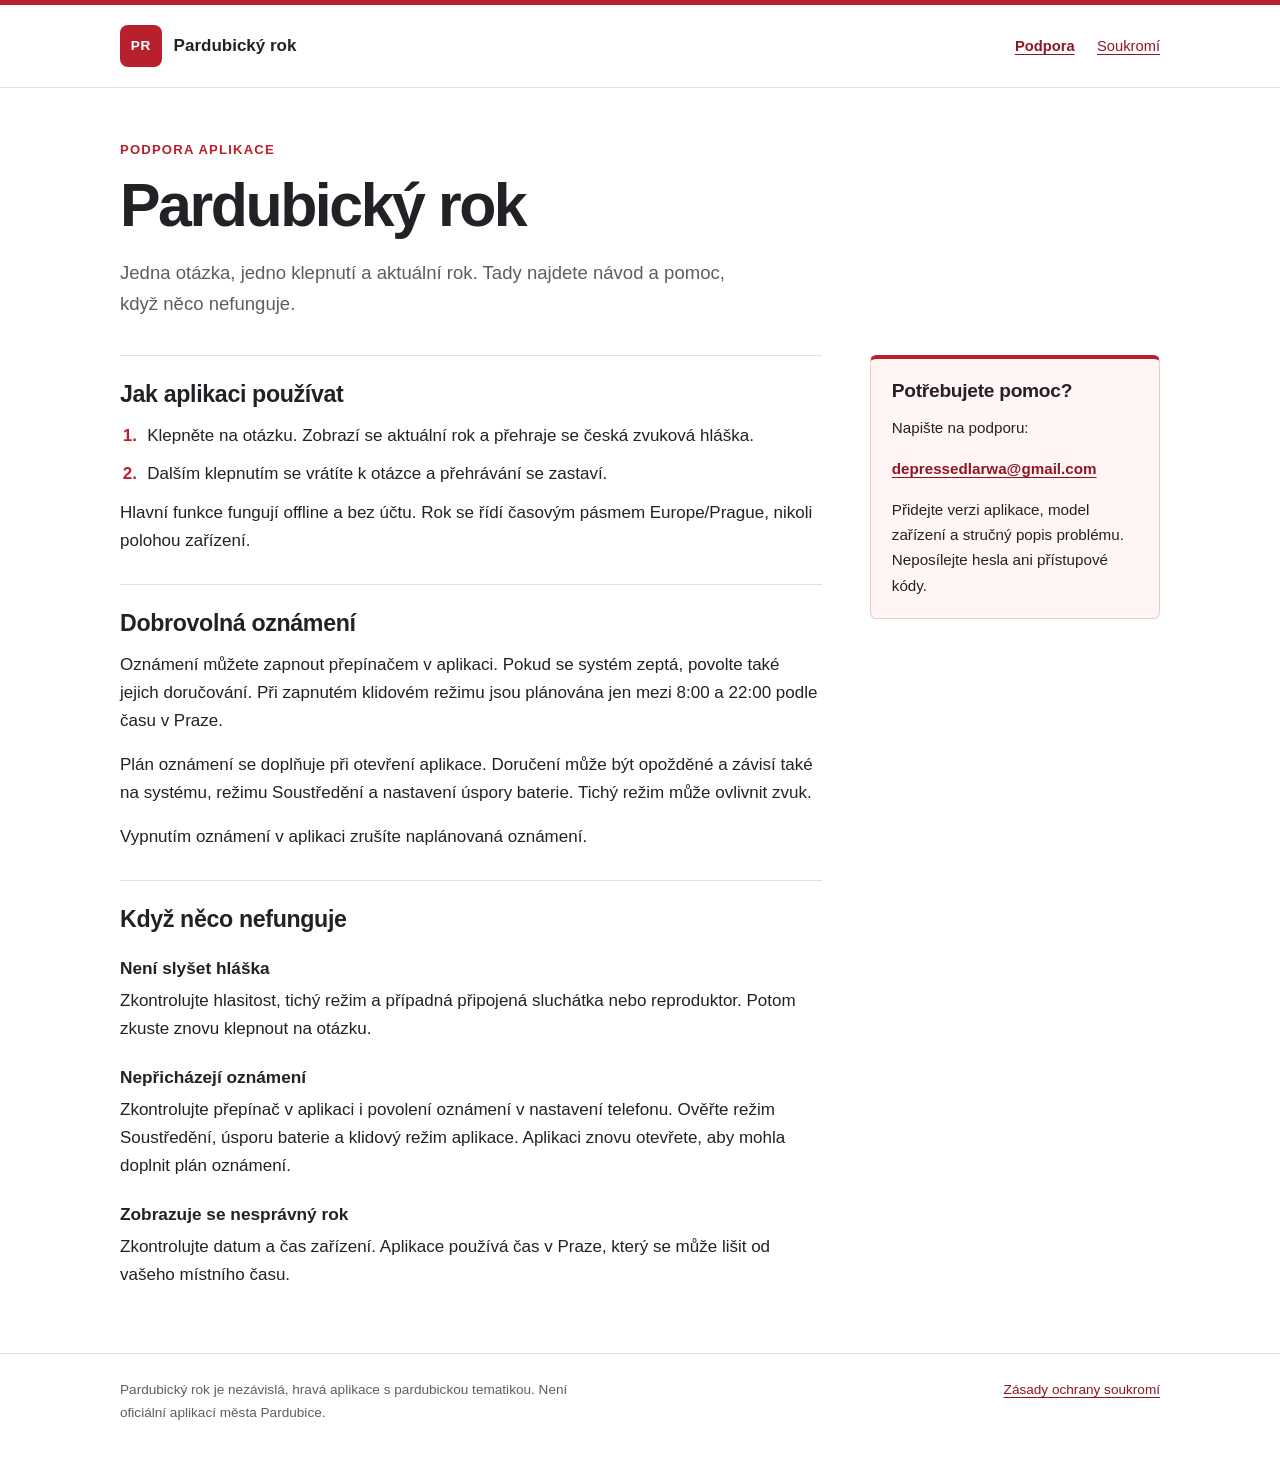
<file: index.html>
<!doctype html>
<html lang="cs">
<head>
  <meta charset="utf-8">
  <meta name="viewport" content="width=device-width, initial-scale=1">
  <meta name="description" content="Návod, pomoc s oznámeními a kontakt na podporu aplikace Pardubický rok.">
  <meta name="referrer" content="no-referrer">
  <meta http-equiv="Content-Security-Policy" content="default-src 'none'; style-src 'self'; img-src 'self'; base-uri 'none'; form-action 'none'">
  <title>Pardubický rok · Podpora</title>
  <link rel="stylesheet" href="styles.css">
</head>
<body>
  <a class="skip" href="#obsah">Přejít k obsahu</a>
  <header class="header">
    <div class="wrap header-row">
      <a class="brand" href="index.html"><span class="brand-mark" aria-hidden="true">PR</span><span>Pardubický rok</span></a>
      <nav aria-label="Hlavní navigace">
        <a href="index.html" aria-current="page">Podpora</a>
        <a href="privacy.html">Soukromí</a>
      </nav>
    </div>
  </header>
  <main id="obsah" class="wrap">
    <div class="intro">
      <p class="eyebrow">Podpora aplikace</p>
      <h1>Pardubický rok</h1>
      <p class="lead">Jedna otázka, jedno klepnutí a aktuální rok. Tady najdete návod a pomoc, když něco nefunguje.</p>
    </div>
    <div class="layout">
      <div class="content">
        <section class="section" aria-labelledby="pouziti">
          <h2 id="pouziti">Jak aplikaci používat</h2>
          <ol class="steps">
            <li>Klepněte na otázku. Zobrazí se aktuální rok a přehraje se česká zvuková hláška.</li>
            <li>Dalším klepnutím se vrátíte k otázce a přehrávání se zastaví.</li>
          </ol>
          <p>Hlavní funkce fungují offline a bez účtu. Rok se řídí časovým pásmem Europe/Prague, nikoli polohou zařízení.</p>
        </section>
        <section class="section" aria-labelledby="oznameni">
          <h2 id="oznameni">Dobrovolná oznámení</h2>
          <p>Oznámení můžete zapnout přepínačem v aplikaci. Pokud se systém zeptá, povolte také jejich doručování. Při zapnutém klidovém režimu jsou plánována jen mezi 8:00 a 22:00 podle času v Praze.</p>
          <p>Plán oznámení se doplňuje při otevření aplikace. Doručení může být opožděné a závisí také na systému, režimu Soustředění a nastavení úspory baterie. Tichý režim může ovlivnit zvuk.</p>
          <p>Vypnutím oznámení v aplikaci zrušíte naplánovaná oznámení.</p>
        </section>
        <section class="section" aria-labelledby="pomoc">
          <h2 id="pomoc">Když něco nefunguje</h2>
          <h3>Není slyšet hláška</h3>
          <p>Zkontrolujte hlasitost, tichý režim a případná připojená sluchátka nebo reproduktor. Potom zkuste znovu klepnout na otázku.</p>
          <h3>Nepřicházejí oznámení</h3>
          <p>Zkontrolujte přepínač v aplikaci i povolení oznámení v nastavení telefonu. Ověřte režim Soustředění, úsporu baterie a klidový režim aplikace. Aplikaci znovu otevřete, aby mohla doplnit plán oznámení.</p>
          <h3>Zobrazuje se nesprávný rok</h3>
          <p>Zkontrolujte datum a čas zařízení. Aplikace používá čas v Praze, který se může lišit od vašeho místního času.</p>
        </section>
      </div>
      <aside class="contact" aria-labelledby="kontakt">
        <h2 id="kontakt">Potřebujete pomoc?</h2>
        <p>Napište na podporu:</p>
        <p><a class="email" href="mailto:depressedlarwa@gmail.com">depressedlarwa@gmail.com</a></p>
        <p>Přidejte verzi aplikace, model zařízení a stručný popis problému. Neposílejte hesla ani přístupové kódy.</p>
      </aside>
    </div>
  </main>
  <footer class="footer">
    <div class="wrap footer-row">
      <p>Pardubický rok je nezávislá, hravá aplikace s pardubickou tematikou. Není oficiální aplikací města Pardubice.</p>
      <a href="privacy.html">Zásady ochrany soukromí</a>
    </div>
  </footer>
</body>
</html>
</file>
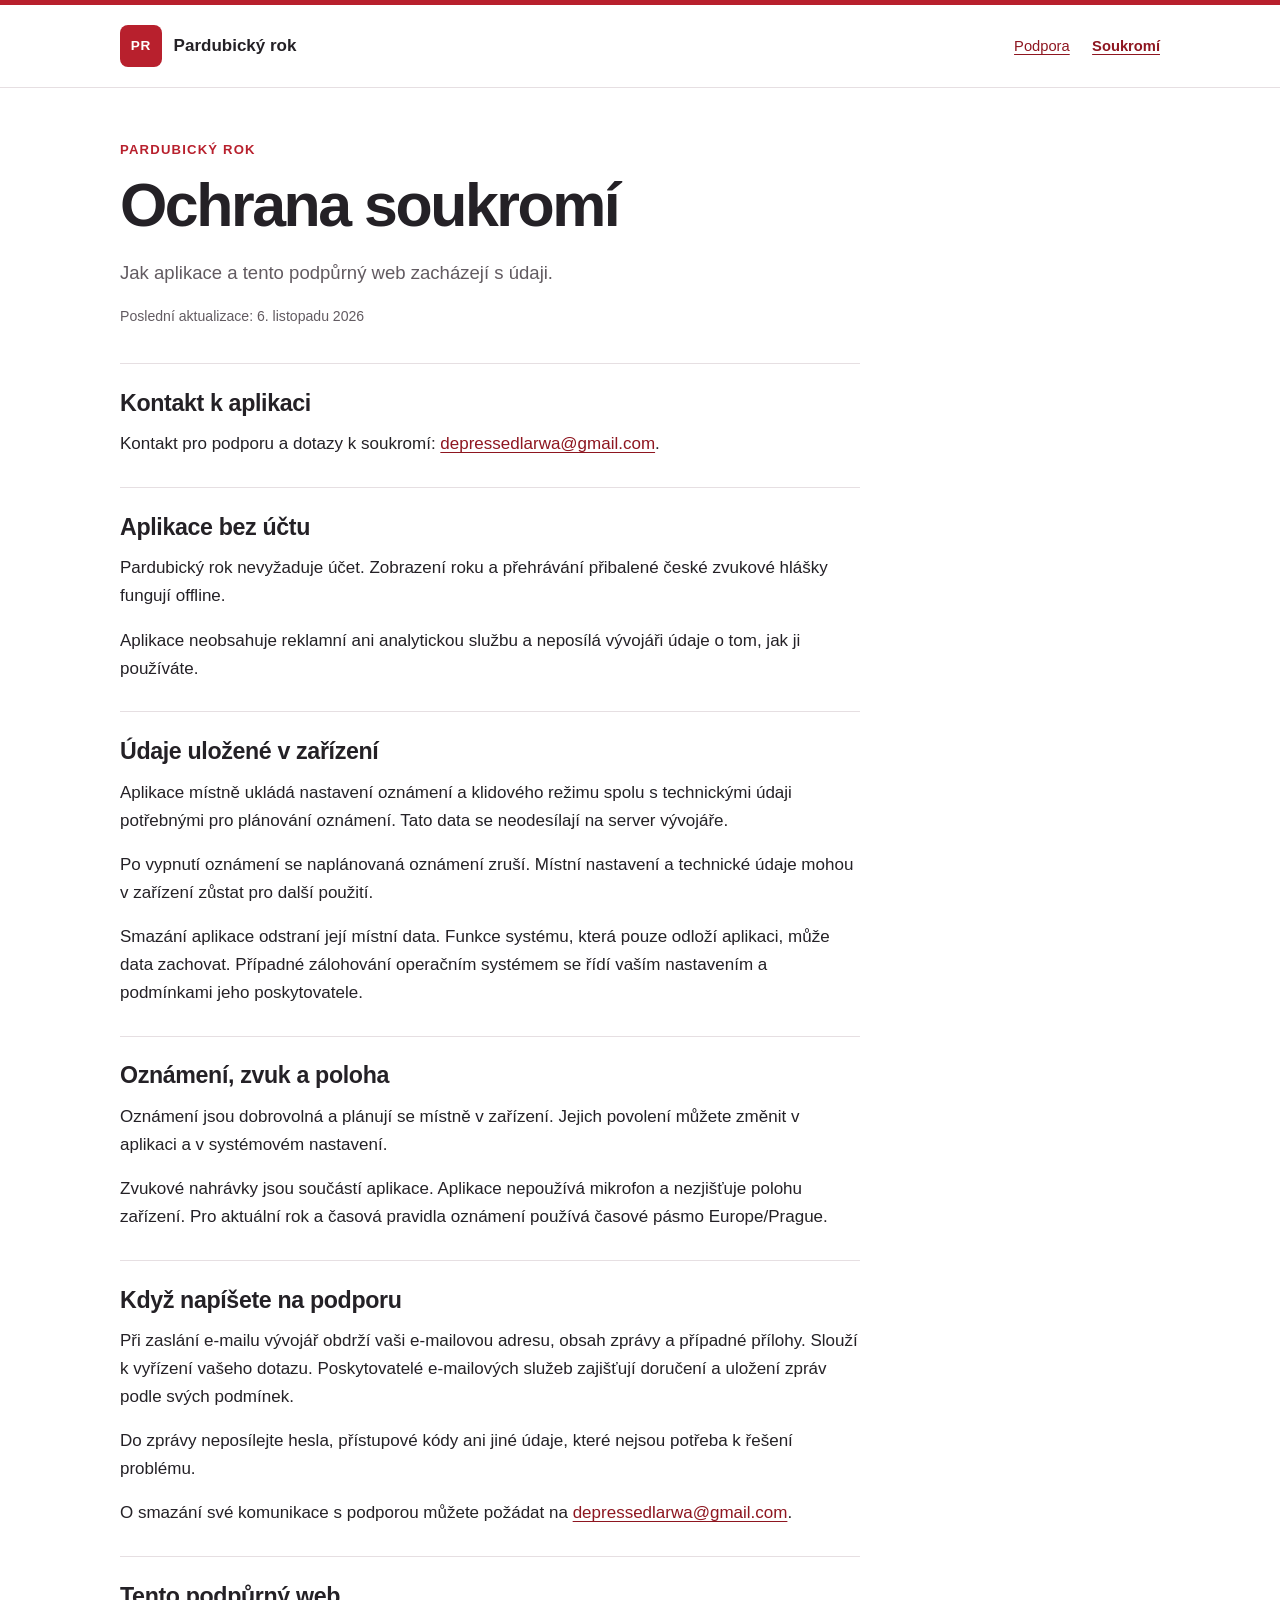
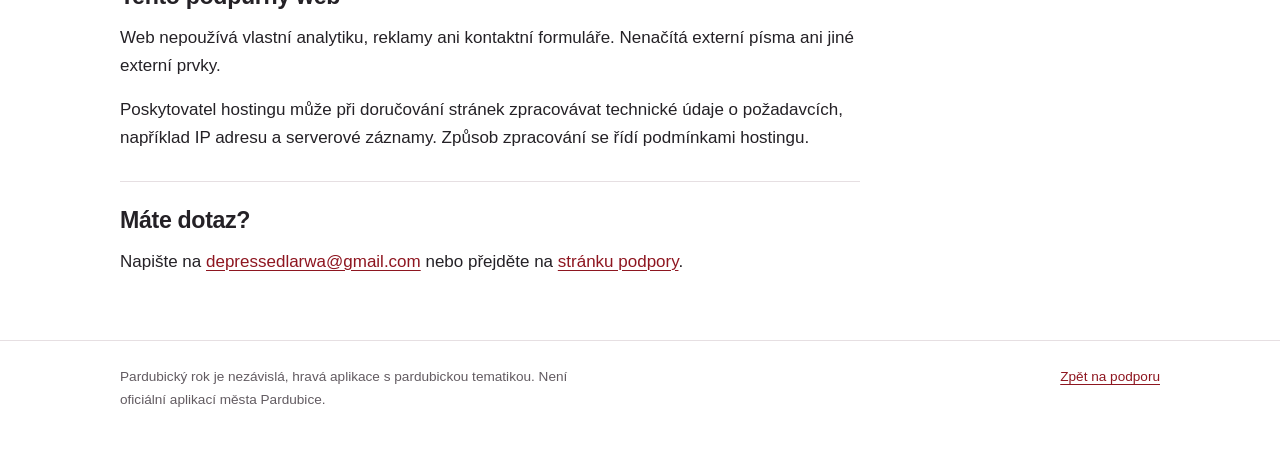
<file: privacy.html>
<!doctype html>
<html lang="cs">
<head>
  <meta charset="utf-8">
  <meta name="viewport" content="width=device-width, initial-scale=1">
  <meta name="description" content="Zásady ochrany soukromí aplikace Pardubický rok: místní data, oznámení, zvuk, e-mailová podpora a podpůrný web.">
  <meta name="referrer" content="no-referrer">
  <meta http-equiv="Content-Security-Policy" content="default-src 'none'; style-src 'self'; img-src 'self'; base-uri 'none'; form-action 'none'">
  <title>Pardubický rok · Ochrana soukromí</title>
  <link rel="stylesheet" href="styles.css">
</head>
<body>
  <a class="skip" href="#obsah">Přejít k obsahu</a>
  <header class="header">
    <div class="wrap header-row">
      <a class="brand" href="index.html"><span class="brand-mark" aria-hidden="true">PR</span><span>Pardubický rok</span></a>
      <nav aria-label="Hlavní navigace">
        <a href="index.html">Podpora</a>
        <a href="privacy.html" aria-current="page">Soukromí</a>
      </nav>
    </div>
  </header>
  <main id="obsah" class="wrap">
    <div class="prose">
      <div class="intro">
        <p class="eyebrow">Pardubický rok</p>
        <h1>Ochrana soukromí</h1>
        <p class="lead">Jak aplikace a tento podpůrný web zacházejí s údaji.</p>
        <p class="small">Poslední aktualizace: 6. listopadu 2026</p>
      </div>
      <section class="section" aria-labelledby="vyvojar">
        <h2 id="vyvojar">Kontakt k aplikaci</h2>
        <p>Kontakt pro podporu a dotazy k soukromí: <a href="mailto:depressedlarwa@gmail.com">depressedlarwa@gmail.com</a>.</p>
      </section>
      <section class="section" aria-labelledby="aplikace">
        <h2 id="aplikace">Aplikace bez účtu</h2>
        <p>Pardubický rok nevyžaduje účet. Zobrazení roku a přehrávání přibalené české zvukové hlášky fungují offline.</p>
        <p>Aplikace neobsahuje reklamní ani analytickou službu a neposílá vývojáři údaje o tom, jak ji používáte.</p>
      </section>
      <section class="section" aria-labelledby="mistni-data">
        <h2 id="mistni-data">Údaje uložené v zařízení</h2>
        <p>Aplikace místně ukládá nastavení oznámení a klidového režimu spolu s technickými údaji potřebnými pro plánování oznámení. Tato data se neodesílají na server vývojáře.</p>
        <p>Po vypnutí oznámení se naplánovaná oznámení zruší. Místní nastavení a technické údaje mohou v zařízení zůstat pro další použití.</p>
        <p>Smazání aplikace odstraní její místní data. Funkce systému, která pouze odloží aplikaci, může data zachovat. Případné zálohování operačním systémem se řídí vaším nastavením a podmínkami jeho poskytovatele.</p>
      </section>
      <section class="section" aria-labelledby="opravneni">
        <h2 id="opravneni">Oznámení, zvuk a poloha</h2>
        <p>Oznámení jsou dobrovolná a plánují se místně v zařízení. Jejich povolení můžete změnit v aplikaci a v systémovém nastavení.</p>
        <p>Zvukové nahrávky jsou součástí aplikace. Aplikace nepoužívá mikrofon a nezjišťuje polohu zařízení. Pro aktuální rok a časová pravidla oznámení používá časové pásmo Europe/Prague.</p>
      </section>
      <section class="section" aria-labelledby="email">
        <h2 id="email">Když napíšete na podporu</h2>
        <p>Při zaslání e-mailu vývojář obdrží vaši e-mailovou adresu, obsah zprávy a případné přílohy. Slouží k vyřízení vašeho dotazu. Poskytovatelé e-mailových služeb zajišťují doručení a uložení zpráv podle svých podmínek.</p>
        <p>Do zprávy neposílejte hesla, přístupové kódy ani jiné údaje, které nejsou potřeba k řešení problému.</p>
        <p>O smazání své komunikace s podporou můžete požádat na <a href="mailto:depressedlarwa@gmail.com">depressedlarwa@gmail.com</a>.</p>
      </section>
      <section class="section" aria-labelledby="web">
        <h2 id="web">Tento podpůrný web</h2>
        <p>Web nepoužívá vlastní analytiku, reklamy ani kontaktní formuláře. Nenačítá externí písma ani jiné externí prvky.</p>
        <p>Poskytovatel hostingu může při doručování stránek zpracovávat technické údaje o požadavcích, například IP adresu a serverové záznamy. Způsob zpracování se řídí podmínkami hostingu.</p>
      </section>
      <section class="section" aria-labelledby="dotazy">
        <h2 id="dotazy">Máte dotaz?</h2>
        <p>Napište na <a href="mailto:depressedlarwa@gmail.com">depressedlarwa@gmail.com</a> nebo přejděte na <a href="index.html">stránku podpory</a>.</p>
      </section>
    </div>
  </main>
  <footer class="footer">
    <div class="wrap footer-row">
      <p>Pardubický rok je nezávislá, hravá aplikace s pardubickou tematikou. Není oficiální aplikací města Pardubice.</p>
      <a href="index.html">Zpět na podporu</a>
    </div>
  </footer>
</body>
</html>
</file>
<file: styles.css>
:root { color-scheme: light; --red: #b8202d; --red-dark: #8e1620; --ink: #242126; --muted: #625b61; --line: #e6dfe2; --soft: #fff5f5; }
* { box-sizing: border-box; }
html { scroll-behavior: auto; }
body { margin: 0; background: #fff; color: var(--ink); font-family: -apple-system, BlinkMacSystemFont, "Segoe UI", sans-serif; font-size: 17px; line-height: 1.65; }
a { color: var(--red-dark); text-decoration-thickness: 1px; text-underline-offset: .2em; overflow-wrap: anywhere; }
a:hover { text-decoration-thickness: 2px; }
a:focus-visible { outline: 3px solid var(--red); outline-offset: 4px; border-radius: 2px; }
.skip { position: absolute; left: 1rem; top: -6rem; z-index: 10; padding: .65rem 1rem; background: #fff; border: 2px solid var(--red); }
.skip:focus { top: .5rem; }
.wrap { width: min(100% - 3rem, 1040px); margin-inline: auto; }
.header { border-top: 5px solid var(--red); border-bottom: 1px solid var(--line); }
.header-row { display: flex; align-items: center; justify-content: space-between; gap: 1.2rem 2rem; padding-block: 1.2rem; }
.brand { display: inline-flex; align-items: center; gap: .75rem; color: var(--ink); text-decoration: none; font-weight: 750; }
.brand-mark { display: grid; place-items: center; width: 2.6rem; height: 2.6rem; background: var(--red); color: #fff; border-radius: .5rem; font-size: .85rem; letter-spacing: .04em; flex: none; }
nav { display: flex; flex-wrap: wrap; align-items: center; gap: .5rem 1.4rem; font-size: .92rem; }
nav a { display: inline-flex; align-items: center; min-height: 44px; }
nav a[aria-current="page"] { font-weight: 700; }
main { padding-block: 3.3rem 4rem; }
.eyebrow { margin: 0 0 .6rem; color: var(--red); font-size: .82rem; line-height: 1.4; font-weight: 750; letter-spacing: .09em; text-transform: uppercase; }
h1, h2, h3 { line-height: 1.2; text-wrap: balance; }
h1 { font-size: clamp(2.2rem, 5.7vw, 3.8rem); letter-spacing: -.04em; margin: 0 0 1rem; }
h2 { font-size: 1.45rem; letter-spacing: -.015em; margin: 0 0 .8rem; }
h3 { font-size: 1.08rem; margin: 1.5rem 0 .5rem; }
p { margin: 0 0 1rem; }
p:last-child { margin-bottom: 0; }
.intro { max-width: 720px; margin-bottom: 2.2rem; }
.lead { font-size: 1.16rem; color: var(--muted); max-width: 62ch; }
.layout { display: grid; grid-template-columns: minmax(0, 1fr) 290px; gap: 3rem; align-items: start; }
.content { min-width: 0; }
.section { border-top: 1px solid var(--line); padding-top: 1.6rem; margin-top: 1.8rem; }
.section:first-child { margin-top: 0; }
.steps { padding-left: 1.35rem; margin: 0; }
.steps li { padding-left: .35rem; margin-block: .65rem; }
li::marker { color: var(--red); font-weight: 700; }
ul { padding-left: 1.3rem; }
li + li { margin-top: .4rem; }
.contact { background: var(--soft); border: 1px solid #edc8cc; border-top: 4px solid var(--red); padding: 1.3rem; border-radius: .4rem; }
.contact p { font-size: .95rem; }
.contact h2 { font-size: 1.2rem; }
.contact .email { font-weight: 650; }
.small { font-size: .88rem; color: var(--muted); }
.prose { max-width: 740px; }
.prose .section { padding-top: 1.6rem; }
.note { padding: 1rem 1.15rem; border-left: 3px solid var(--red); background: var(--soft); }
.footer { border-top: 1px solid var(--line); padding-block: 1.6rem 2rem; color: var(--muted); font-size: .85rem; }
.footer-row { display: flex; justify-content: space-between; align-items: start; gap: 1.5rem 3rem; }
.footer p { max-width: 64ch; }
.footer a { flex: none; }
@media (max-width: 760px) {
  .layout { grid-template-columns: minmax(0, 1fr); gap: 2rem; }
  .contact { max-width: none; }
  main { padding-block: 2.25rem 3rem; }
  .header-row { align-items: flex-start; flex-direction: column; gap: .4rem; padding-block: 1rem .6rem; }
  .footer-row { flex-direction: column; gap: .5rem; }
}
@media (max-width: 420px) {
  .wrap { width: calc(100% - 2rem); }
  body { font-size: 16px; }
  h1 { font-size: 2.2rem; }
  nav { gap: .4rem 1.2rem; }
}
@media print {
  .skip, nav, .brand-mark { display: none; }
  .wrap { width: 100%; }
  main { padding-block: 1rem; }
  .layout { display: block; }
  .contact { margin-top: 1rem; }
  a { color: inherit; }
  .section, .contact { break-inside: avoid; }
}
</file>
